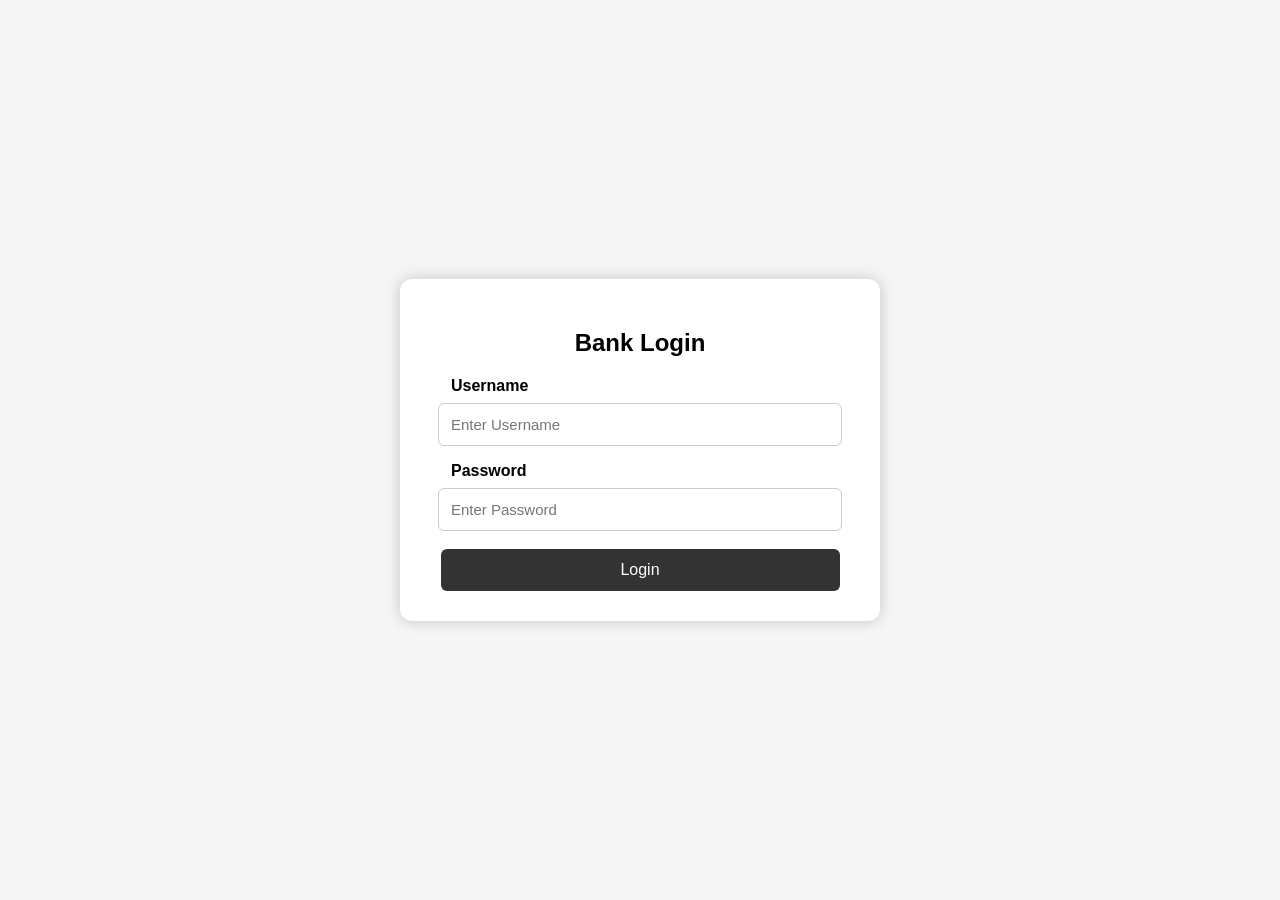
<file: index.html>
<!DOCTYPE html>
<html>
<head>
<title>Banking App</title>

<style>
body{
    margin:0;
    padding:0;
    font-family:Arial, sans-serif;
    background:#f5f5f5;
    height:100vh;
    display:flex;
    justify-content:center;
    align-items:center;
}

.container{
    width:420px;
    background:white;
    padding:30px;
    border-radius:12px;
    box-shadow:0 0 15px rgba(0,0,0,0.2);
    text-align:center;
}

h2{
    margin-bottom:20px;
}

input{
    width:90%;
    padding:12px;
    margin:8px 0;
    border:1px solid #ccc;
    border-radius:6px;
    font-size:15px;
}

button,
input[type=submit]{
    width:95%;
    padding:12px;
    margin-top:10px;
    background:#333;
    color:white;
    border:none;
    border-radius:6px;
    font-size:16px;
    cursor:pointer;
}

button:hover,
input[type=submit]:hover{
    background:#004d99;
}

#transfer{
    display:none;
}

label{
    font-weight:bold;
    display:block;
    text-align:left;
    margin-left:5%;
    margin-top:8px;
}
</style>

<script>
function login()
{
    var u=document.getElementById("u").value;
    var p=document.getElementById("p").value;

    if(u=="admin" && p=="123")
    {
        document.getElementById("login").style.display="none";
        document.getElementById("transfer").style.display="block";
    }
    else
    {
        alert("Invalid Login");
    }
}

function checkData()
{
    return confirm("Please recheck transaction details. Continue?");
}
</script>

</head>

<body>

<div class="container">

<!-- Login Section -->
<div id="login">
<h2>Bank Login</h2>

<label>Username</label>
<input type="text" id="u" placeholder="Enter Username">

<label>Password</label>
<input type="password" id="p" placeholder="Enter Password">

<button onclick="login()">Login</button>
</div>


<!-- Transfer Section -->
<div id="transfer">
<h2>Money Transfer</h2>

<form action="TransferServlet" method="post"
onsubmit="return checkData()">

<label>From Account Number</label>
<input type="text" name="fromacc" placeholder="Enter From Account No">

<label>To Account Number</label>
<input type="text" name="toacc" placeholder="Enter To Account No">

<label>IFSC Code</label>
<input type="text" name="ifsc" placeholder="Enter IFSC Code">

<label>Amount</label>
<input type="text" name="amount" placeholder="Enter Amount">

<input type="submit" value="Transfer">

</form>
</div>

</div>

</body>
</html>
</file>
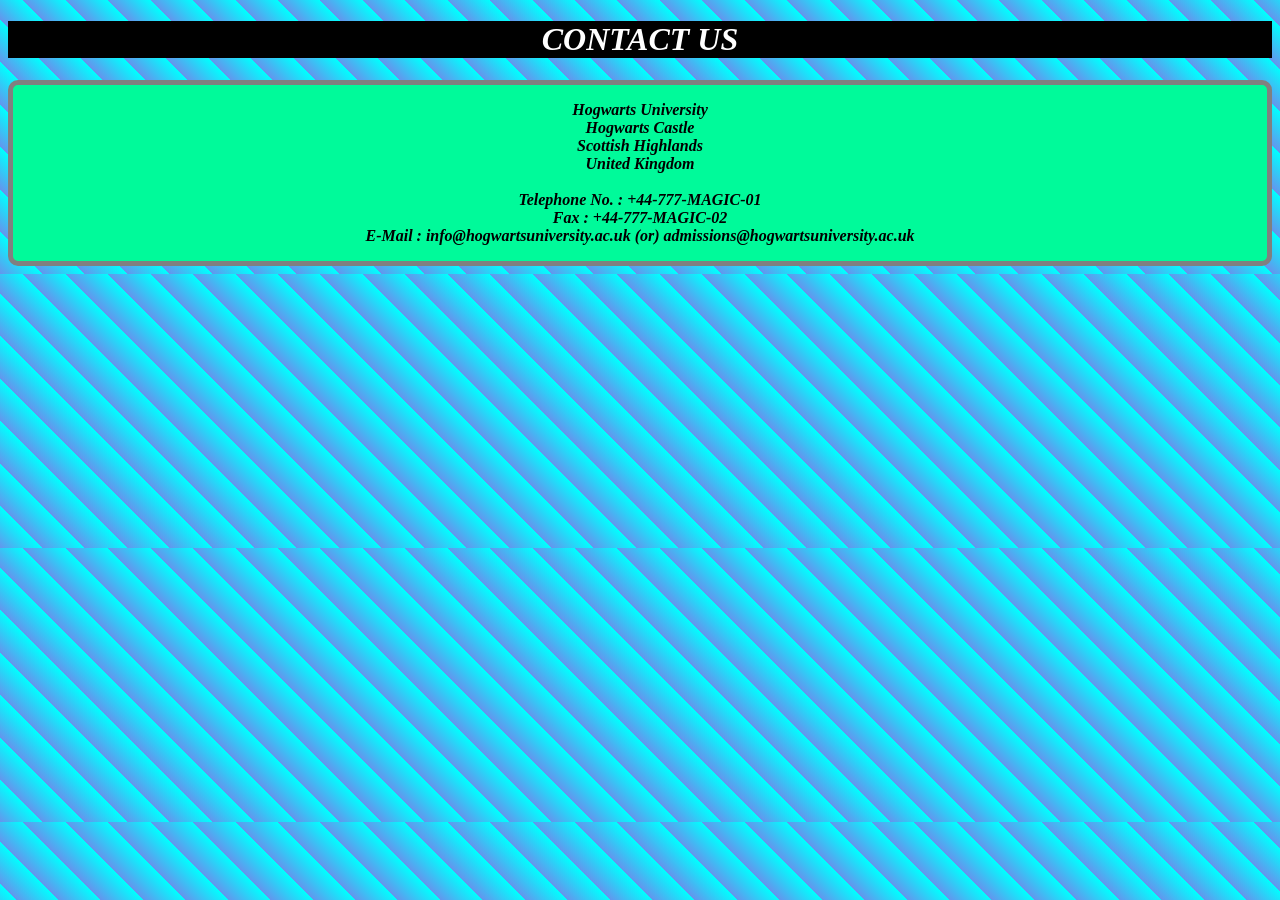
<file: ContactUs.html>
<!DOCTYPE html>
<html>
<head>
 <style>
 body {
  background: repeating-linear-gradient(45deg, cornflowerblue, aqua 30px);
  text-align: center;
 }
 p {
  text-align: center;
  font-style: italic;
  font-weight: bolder;
  color: black;
 }
 h1 {
  background-color: black;
  color: white;
 }
 div {
  border: 5px solid gray;
  border-radius: 10px;
  background-color: mediumspringgreen;
  display: block;
 }
 </style>
 </head>
<body style="text-align: center;">
<center><u><i><h1> CONTACT US </h1></i></u></center>

<div>
<p>
Hogwarts University<br>
Hogwarts Castle<br>
Scottish Highlands<br>
United Kingdom<br><br>


<b>Telephone No. :</b> +44-777-MAGIC-01<br>
<b>Fax :</b> +44-777-MAGIC-02<br>
<b>E-Mail :</b> info@hogwartsuniversity.ac.uk (or) admissions@hogwartsuniversity.ac.uk
</p>
</div>

</body>
</html>
</file>
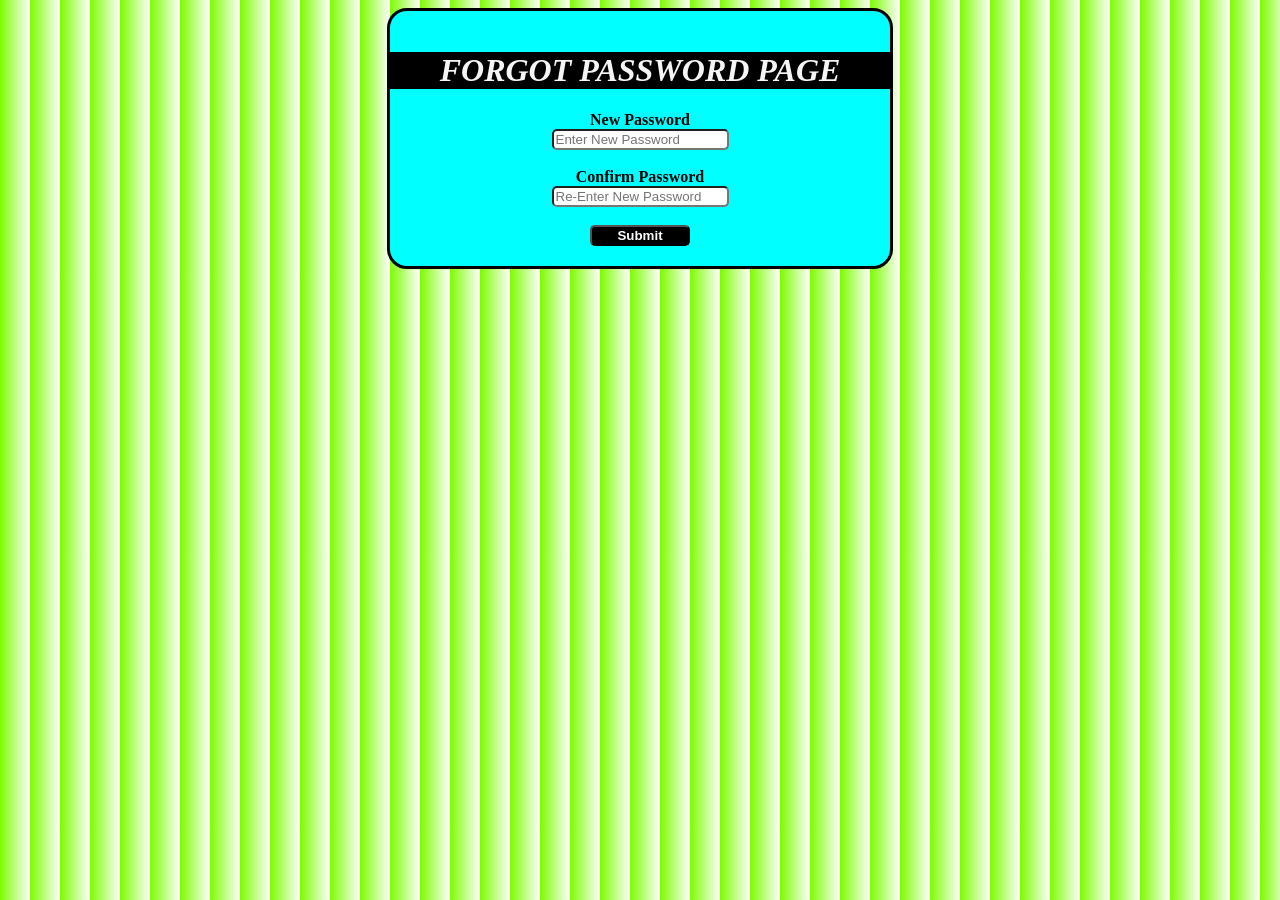
<file: ForgotPassword.html>
<!DOCTYPE html>
<html>
<head>
 <link rel="stylesheet" href="style.css?v=1">
</head>
<body>
 <div>
 <i><h1>FORGOT PASSWORD PAGE</h1></i>
 
 <label><b>New Password</b></label><br>
 <input id="new" type="password" placeholder="Enter New Password"><br><br>
 
 <label><b>Confirm Password</b></label><br>
 <input id="confirm" type="password" placeholder="Re-Enter New Password"><br><br>

 <button type="button" onclick="check()"><b>Submit</b></button>
 </div>
 <script>
 function check(){
  let newpass = document.getElementById("new").value
  let confirmpass = document.getElementById("confirm").value
  if(newpass!=confirmpass){
   alert("Enter Correct Password")
  }else{
   alert("Password is Changed Successfully!")
  }
 }
 </script>
</body>
</html>
</file>
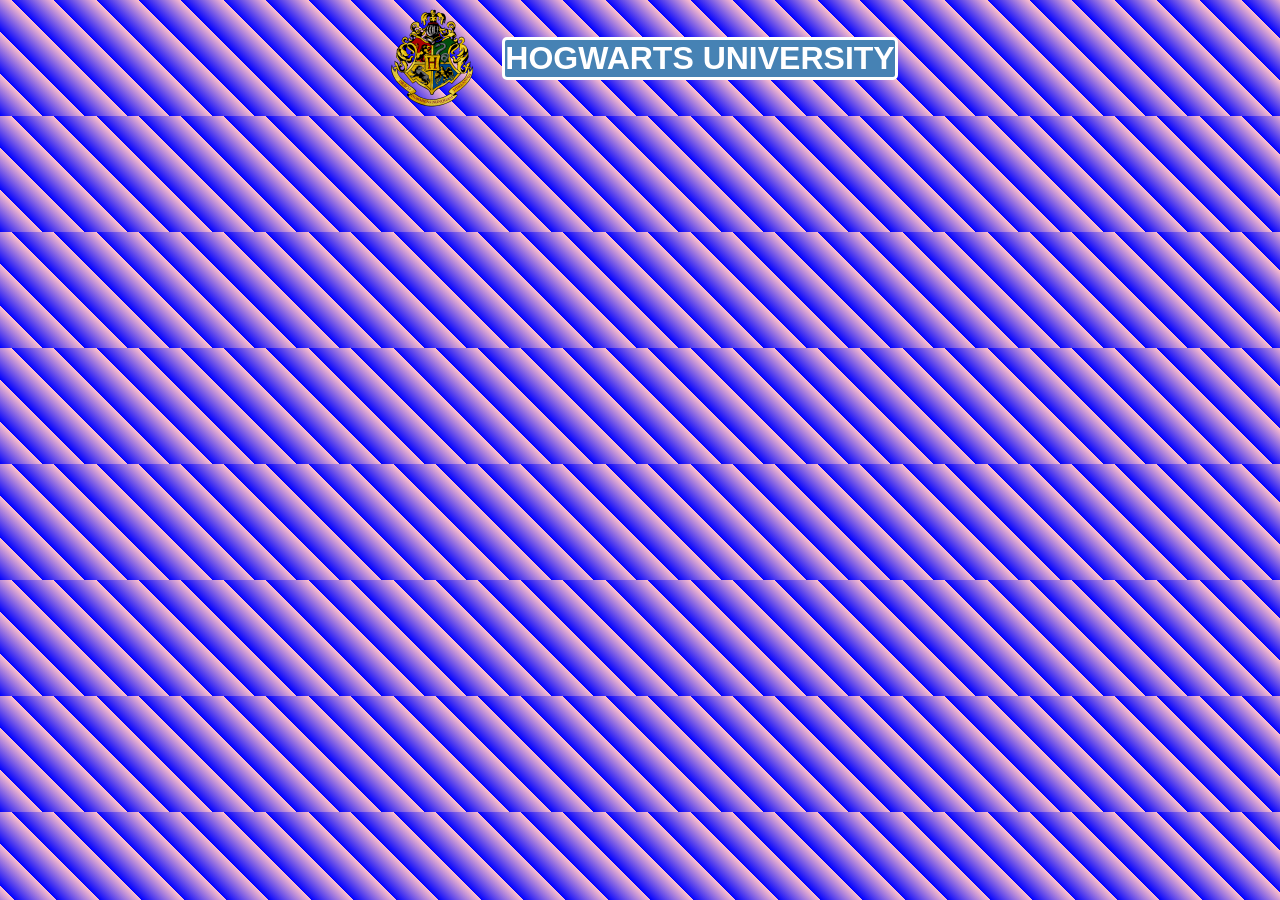
<file: Frame1.html>
<!DOCTYPE html>
<html>
<head>
 <style>
 body{
 background: repeating-linear-gradient(45deg,blue,pink 30px);
 align-items: center;
 }
 h1{
 border: 3px solid white;
 border-radius: 5px;
 background-color: steelblue;
 color: white;
 font-family: Arial, Helvetica, sans-serif;
 font-size: xx-large;
 text-align: center;
 }
 </style>
</head>
<body>
 <div style="display:flex; justify-content: center; align-items: center;">
 <img src="logo.png" width="100" height="100">
 <h1 style="margin-left: 20px;">HOGWARTS UNIVERSITY</h1>
 </div>
</body>
</html>
</file>
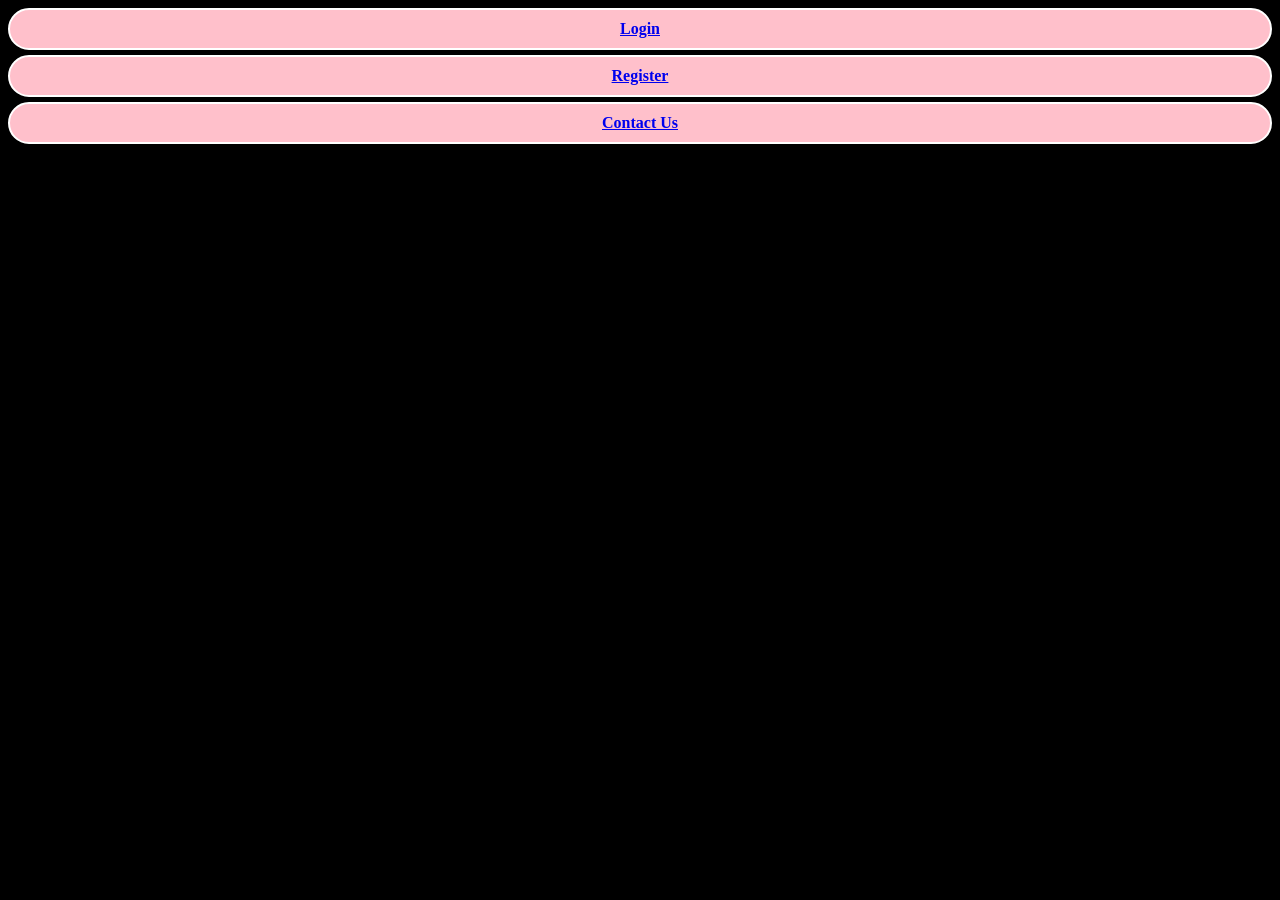
<file: Frame2.html>
<!DOCTYPE html>
<html>
<head>
 <style>
 body{
 background-color: black;
 }
 div{
 background-color: pink;
 text-align: center;
 padding: 10px;
 border: 2px solid white;
 border-radius: 30px;
 margin-bottom: 5px;
 }
 div:hover{
 background-color: whitesmoke;
 }
 </style>
</head>
<body>
 <div><a href="LoginPage.html" target="right"><b>Login</b></a></div>
 <div><a href="RegistrationPage.html" target="right"><b>Register</b></a></div>
 <div><a href="ContactUs.html" target="right"><b>Contact Us</b></a></div>
</body>
</html>
</file>
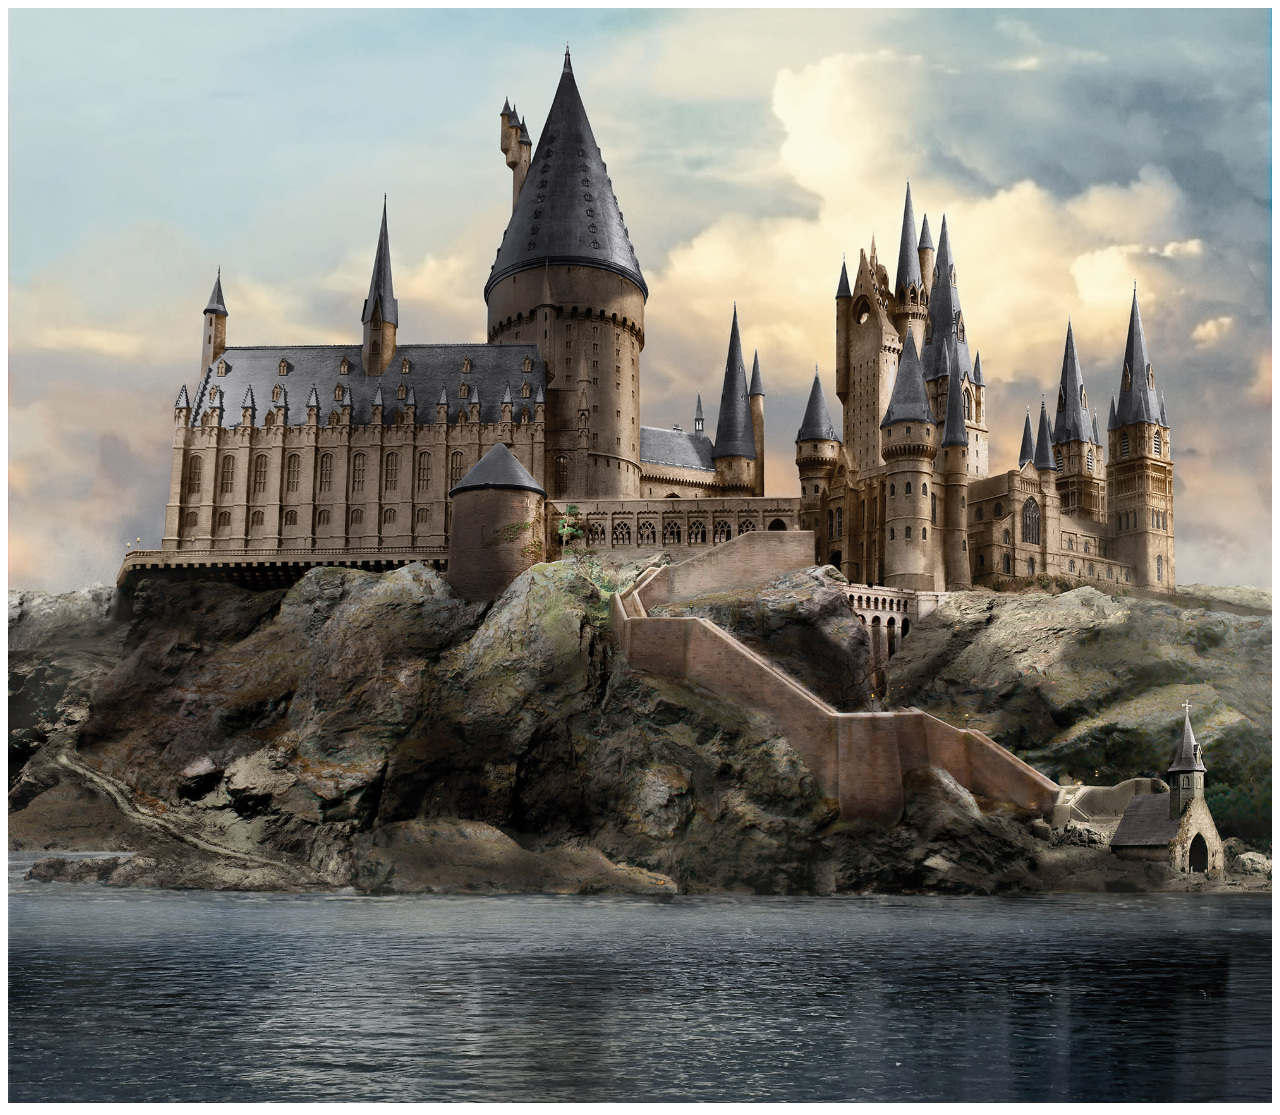
<file: Frame3.html>
<!DOCTYPE html>
<html>
<head>
</head>
<!-- <marquee behavior="" direction="up" -->
<!-- style="background-color: mediumspringgreen;"> -->
 <img src="background.jpg" width="100%" height="10%">
<!-- </marquee> -->
</html>
</file>
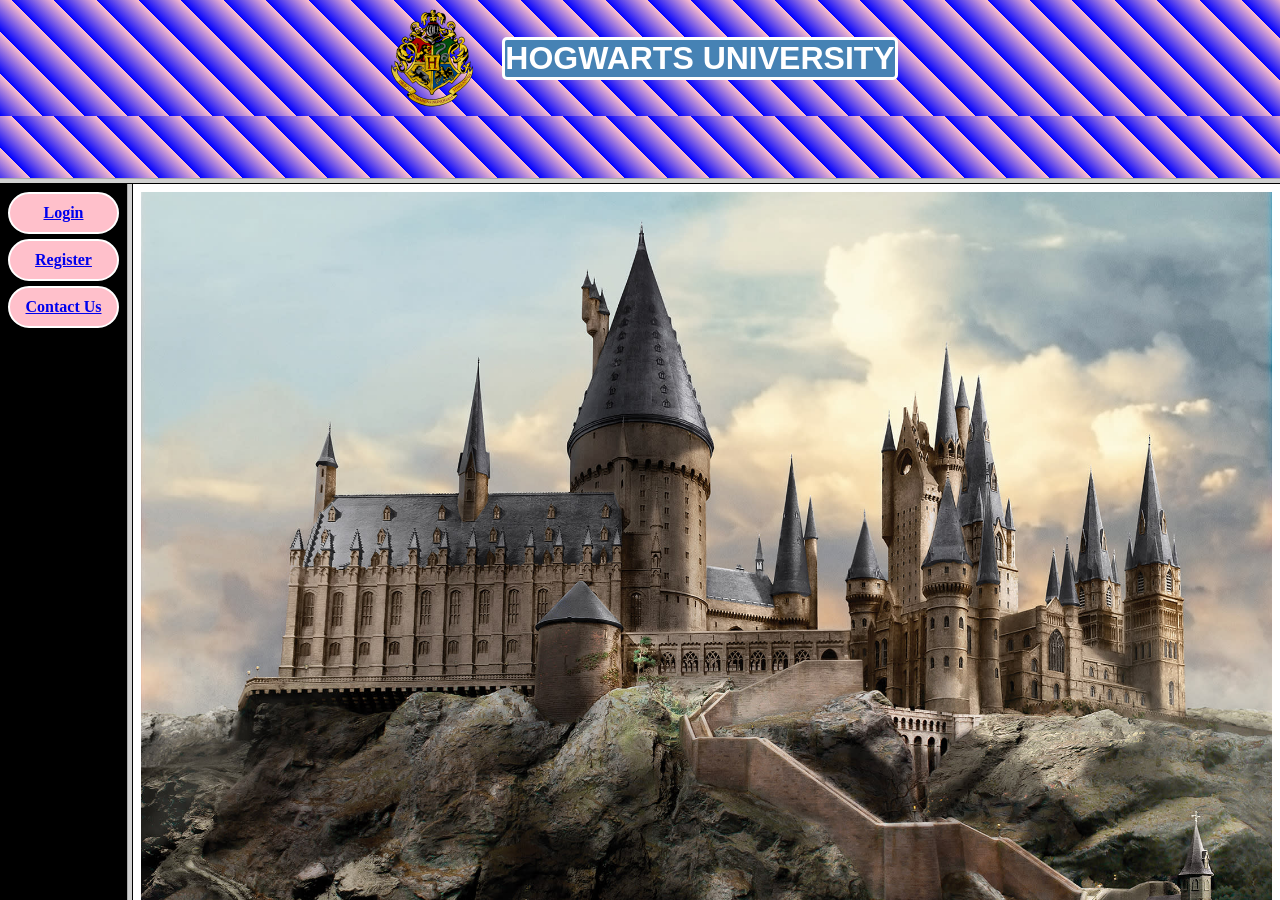
<file: Homepage.html>
<!DOCTYPE html>
<html>
<head>
 <title>HomePage</title>
</head>
 <frameset rows="20%,80%">
 <frame src="Frame1.html">
 <frameset cols="10%,90%">
 <frame src="Frame2.html">
 <frame src="Frame3.html" name="right">
 </frameset>
 </frameset>
</html>
</file>
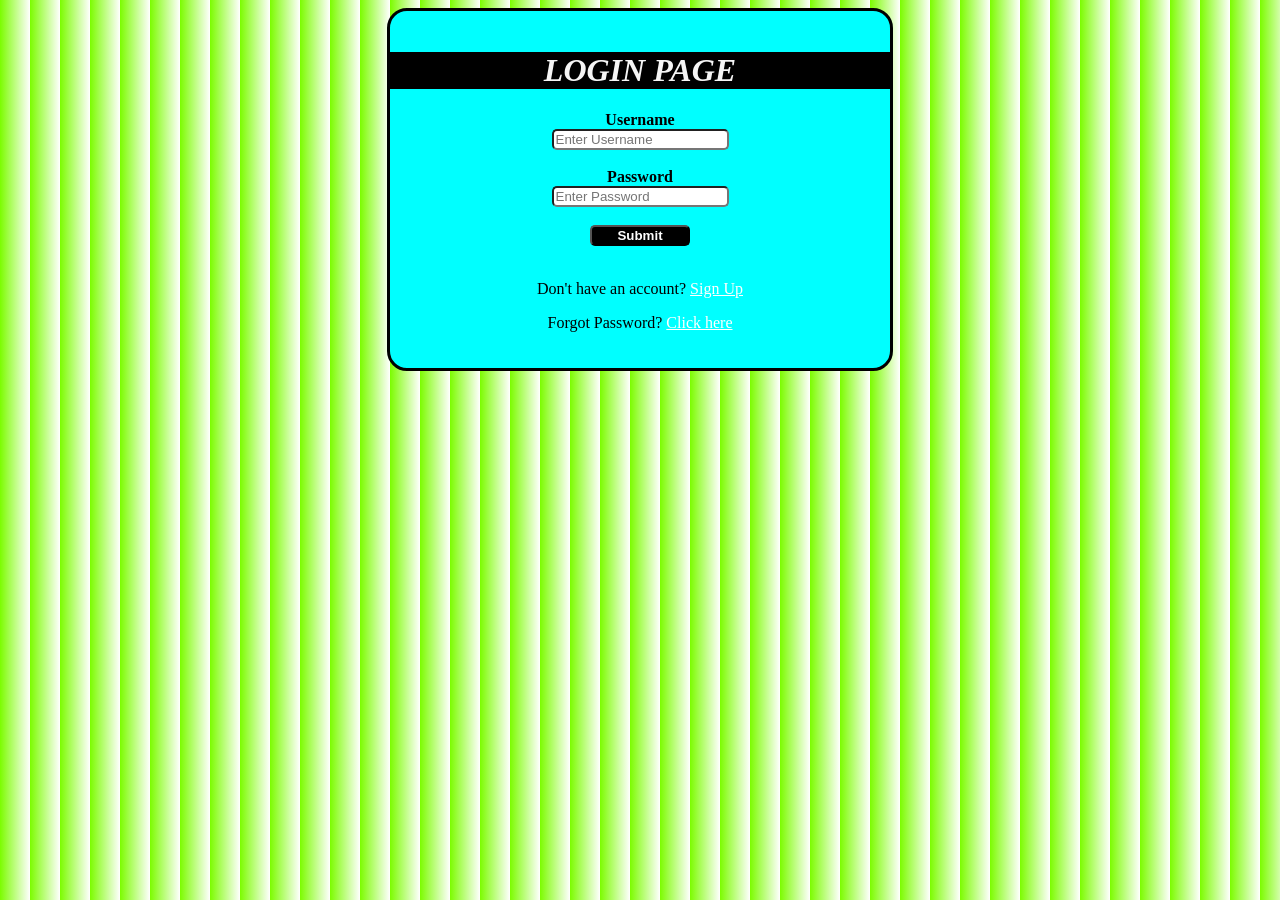
<file: LoginPage.html>
<!DOCTYPE html>
<html>
<head>
 <link rel="stylesheet" href="style.css?v=1">
 <script src="login.js"></script>
</head>
<body>
 <div>
 <i><h1>LOGIN PAGE</h1></i>
 <label><b>Username</b></label><br>
 <input id="username" placeholder="Enter Username"><br><br>

 <label><b>Password</b></label><br>
 <input id="password" type="password" placeholder="Enter Password"><br><br>

 <button type="button" onclick="check()"><b>Submit</b></button><br><br>

 <p>Don't have an account?
 <a href="RegistrationPage.html">Sign Up</a></p>

 <p>Forgot Password?
 <a href="ForgotPassword.html">Click here</a></p>
 </div>
</body>
</html>
</file>
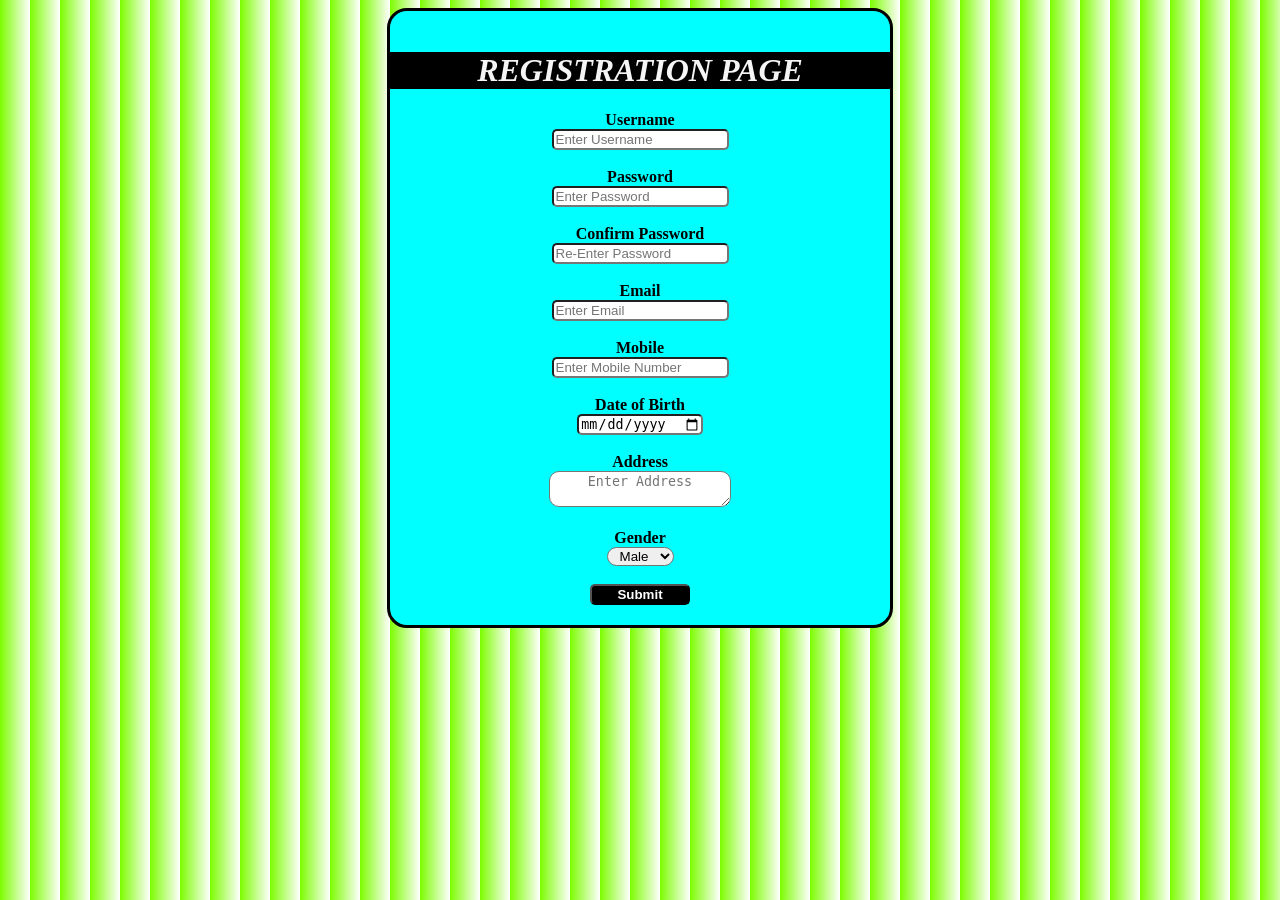
<file: RegistrationPage.html>
<!DOCTYPE html>
<html>
<head>
 <link rel="stylesheet" href="style.css?v=1">
 <script src="register.js"></script>
</head>
<body>
 <div>
 <i><h1>REGISTRATION PAGE</h1></i>

 <label><b>Username</b></label><br>
 <input id="username" placeholder="Enter Username"><br><br>
 
 <label><b>Password</b></label><br>
 <input id="password" type="password" placeholder="Enter Password"><br><br>
 
 <label><b>Confirm Password</b></label><br>
 <input id="confirmpassword" type="password" placeholder="Re-Enter Password"><br><br>
 
 <label><b>Email</b></label><br>
 <input id="email" placeholder="Enter Email"><br><br>
 
 <label><b>Mobile</b></label><br>
 <input id="mobile" placeholder="Enter Mobile Number"><br><br>
 
 <label><b>Date of Birth</b></label><br>
 <input type="date"><br><br>

 <label><b>Address</b></label><br>
 <textarea placeholder="Enter Address"></textarea><br><br>

 <label><b>Gender</b></label><br>
 <select>
 <option>Male</option>
 <option>Female</option>
 <option>Others</option>
 </select><br><br>

 <button type="button" onclick="check()"><b>Submit</b></button>
 </div>
</body>
</html>
</file>
<file: style.css>
body{
 background: repeating-linear-gradient(90deg, lawngreen,white 30px);
 display: flex;
 text-align:center;
 justify-content: center;
 align-items: center;
}

h1{
 background-color: black;
 color:whitesmoke;
}

div {
 display: block;
 padding-top: 20px;
 padding-bottom: 20px;
 background-color: cyan;
 border: 3px solid black;
 border-radius: 20px;
 width: 500px;
 height: fit-content;
 text-align:center;
 justify-content: center;
 align-items: center;
 position: relative;
}

input{
 border-radius: 5px;
 align-items: center;
}

button{
 background-color: black;
 border-radius: 5px;
 width: 100px;
 color: white;
}

a{
 color:white;
}

textarea,select{
 border-radius: 10px;
 text-align: center;
 width: fit-content;
}
</file>
